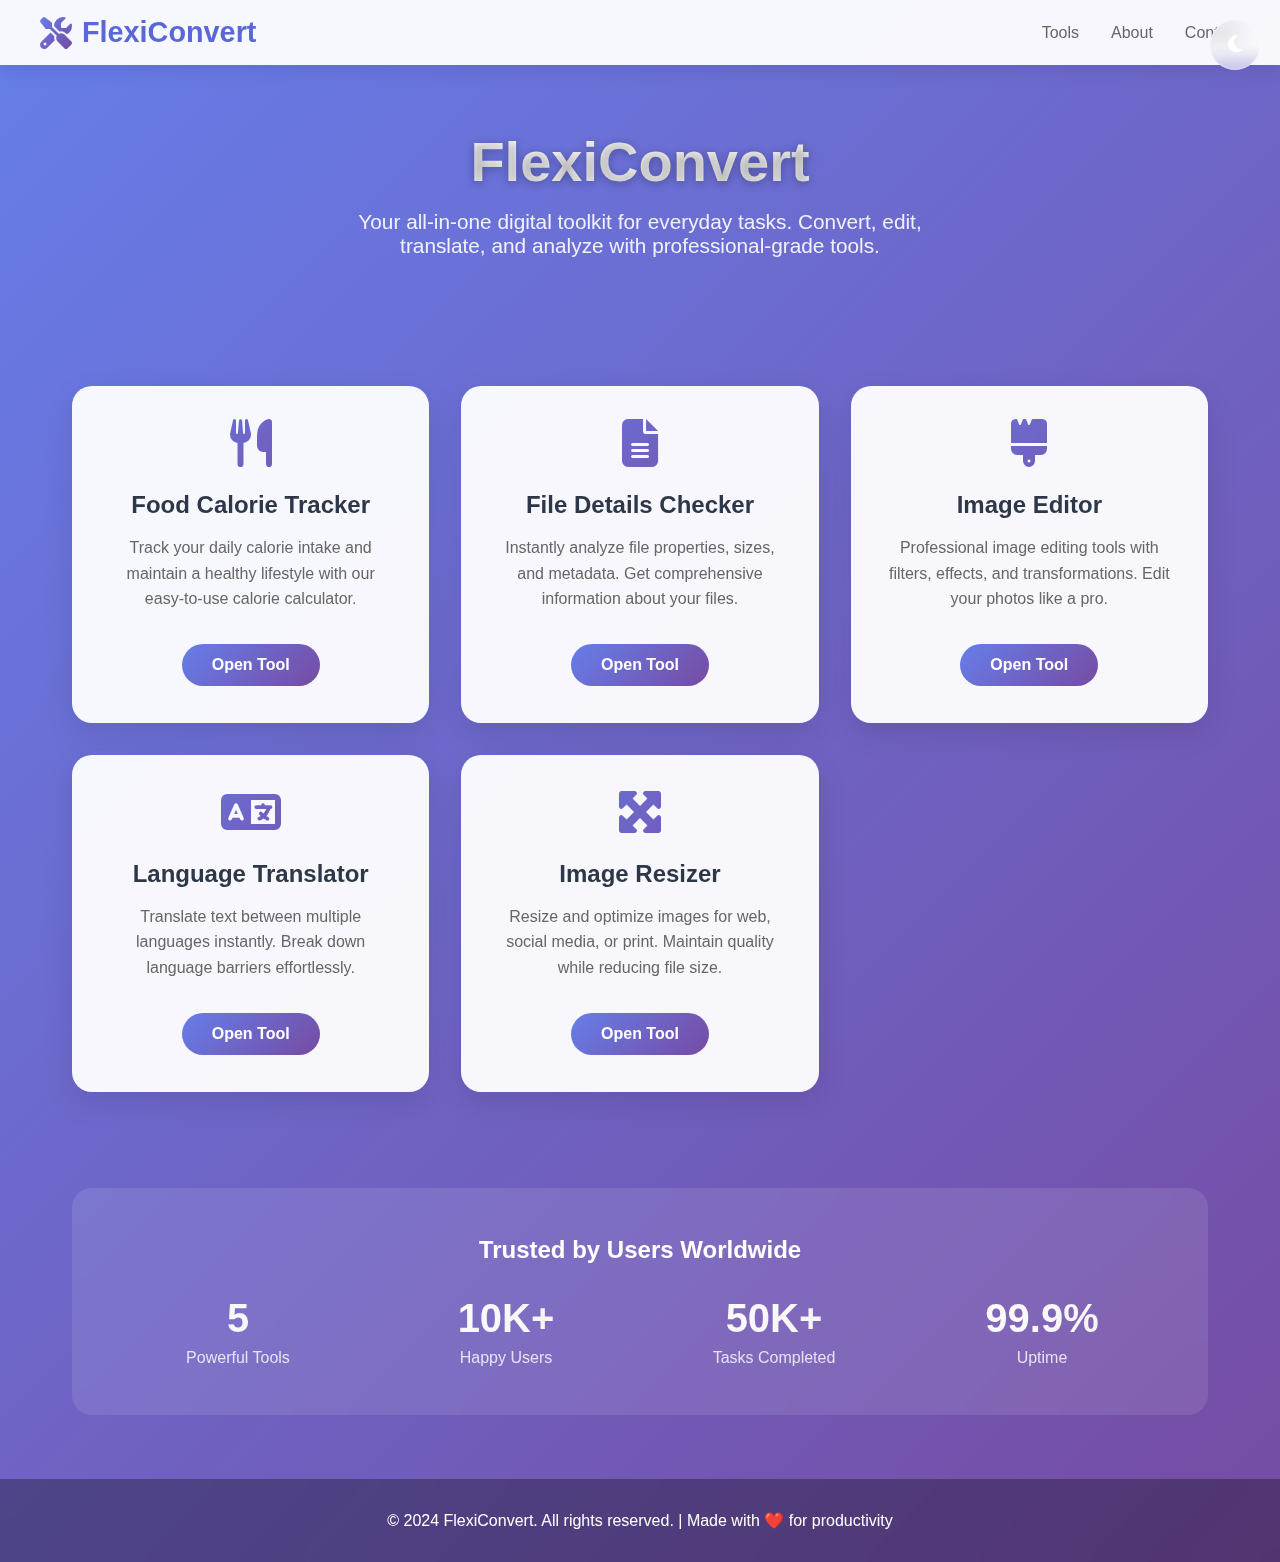
<file: index.html>
<!DOCTYPE html>
<html lang="en">
<head>
    <meta charset="UTF-8">
    <meta name="viewport" content="width=device-width, initial-scale=1.0">
    <title>FlexiConvert - All-in-One Tool Suite</title>
    <link rel="stylesheet" href="https://cdnjs.cloudflare.com/ajax/libs/font-awesome/6.4.0/css/all.min.css">
    <style>
        * {
            margin: 0;
            padding: 0;
            box-sizing: border-box;
        }

        body {
            font-family: 'Segoe UI', Tahoma, Geneva, Verdana, sans-serif;
            background: linear-gradient(135deg, #667eea 0%, #764ba2 100%);
            min-height: 100vh;
            color: #333;
        }

        .navbar {
            background: rgba(255, 255, 255, 0.95);
            backdrop-filter: blur(10px);
            padding: 1rem 2rem;
            box-shadow: 0 4px 20px rgba(0, 0, 0, 0.1);
            position: sticky;
            top: 0;
            z-index: 1000;
        }

        .nav-content {
            max-width: 1200px;
            margin: 0 auto;
            display: flex;
            justify-content: space-between;
            align-items: center;
        }

        .logo {
            display: flex;
            align-items: center;
            gap: 10px;
            font-size: 1.8rem;
            font-weight: bold;
            color: #5a67d8;
        }

        .logo i {
            font-size: 2rem;
            background: linear-gradient(135deg, #667eea, #764ba2);
            -webkit-background-clip: text;
            -webkit-text-fill-color: transparent;
        }

        .nav-links {
            display: flex;
            gap: 2rem;
            align-items: center;
        }

        .nav-link {
            color: #666;
            text-decoration: none;
            font-weight: 500;
            transition: color 0.3s ease;
            position: relative;
        }

        .nav-link:hover {
            color: #5a67d8;
        }

        .nav-link::after {
            content: '';
            position: absolute;
            bottom: -5px;
            left: 0;
            width: 0;
            height: 2px;
            background: linear-gradient(135deg, #667eea, #764ba2);
            transition: width 0.3s ease;
        }

        .nav-link:hover::after {
            width: 100%;
        }

        .hero {
            text-align: center;
            padding: 4rem 2rem;
            color: white;
        }

        .hero h1 {
            font-size: 3.5rem;
            margin-bottom: 1rem;
            background: linear-gradient(135deg, #fff, #f0f0f0);
            -webkit-background-clip: text;
            -webkit-text-fill-color: transparent;
            text-shadow: 0 2px 10px rgba(0, 0, 0, 0.3);
        }

        .hero p {
            font-size: 1.3rem;
            margin-bottom: 2rem;
            opacity: 0.9;
            max-width: 600px;
            margin-left: auto;
            margin-right: auto;
        }

        .container {
            max-width: 1200px;
            margin: 0 auto;
            padding: 0 2rem;
        }

        .tools-grid {
            display: grid;
            grid-template-columns: repeat(auto-fit, minmax(300px, 1fr));
            gap: 2rem;
            padding: 2rem 0;
            margin-bottom: 4rem;
        }

        .tool-card {
            background: rgba(255, 255, 255, 0.95);
            border-radius: 20px;
            padding: 2rem;
            text-align: center;
            box-shadow: 0 10px 30px rgba(0, 0, 0, 0.1);
            transition: all 0.4s cubic-bezier(0.4, 0, 0.2, 1);
            position: relative;
            overflow: hidden;
            backdrop-filter: blur(10px);
            border: 1px solid rgba(255, 255, 255, 0.2);
        }

        .tool-card::before {
            content: '';
            position: absolute;
            top: 0;
            left: 0;
            right: 0;
            height: 4px;
            background: linear-gradient(90deg, #667eea, #764ba2);
            transform: scaleX(0);
            transition: transform 0.4s ease;
        }

        .tool-card:hover::before {
            transform: scaleX(1);
        }

        .tool-card:hover {
            transform: translateY(-10px) scale(1.02);
            box-shadow: 0 20px 40px rgba(0, 0, 0, 0.15);
        }

        .tool-icon {
            font-size: 3rem;
            margin-bottom: 1.5rem;
            background: linear-gradient(135deg, #667eea, #764ba2);
            -webkit-background-clip: text;
            -webkit-text-fill-color: transparent;
            display: block;
        }

        .tool-card h3 {
            font-size: 1.5rem;
            margin-bottom: 1rem;
            color: #2d3748;
        }

        .tool-card p {
            color: #666;
            margin-bottom: 2rem;
            line-height: 1.6;
        }

        .tool-btn {
            background: linear-gradient(135deg, #667eea 0%, #764ba2 100%);
            color: white;
            border: none;
            padding: 12px 30px;
            border-radius: 50px;
            font-size: 1rem;
            font-weight: 600;
            cursor: pointer;
            transition: all 0.3s ease;
            position: relative;
            overflow: hidden;
            text-decoration: none;
            display: inline-block;
        }

        .tool-btn::before {
            content: '';
            position: absolute;
            top: 0;
            left: -100%;
            width: 100%;
            height: 100%;
            background: linear-gradient(90deg, transparent, rgba(255, 255, 255, 0.2), transparent);
            transition: left 0.5s;
        }

        .tool-btn:hover::before {
            left: 100%;
        }

        .tool-btn:hover {
            transform: translateY(-2px);
            box-shadow: 0 8px 20px rgba(102, 126, 234, 0.4);
        }

        .tool-btn:active {
            transform: translateY(0);
        }

        .stats-section {
            background: rgba(255, 255, 255, 0.1);
            backdrop-filter: blur(10px);
            border-radius: 20px;
            padding: 3rem;
            margin: 4rem 0;
            text-align: center;
            color: white;
        }

        .stats-grid {
            display: grid;
            grid-template-columns: repeat(auto-fit, minmax(200px, 1fr));
            gap: 2rem;
            margin-top: 2rem;
        }

        .stat-item {
            text-align: center;
        }

        .stat-number {
            font-size: 2.5rem;
            font-weight: bold;
            margin-bottom: 0.5rem;
            background: linear-gradient(135deg, #fff, #f0f0f0);
            -webkit-background-clip: text;
            -webkit-text-fill-color: transparent;
        }

        .stat-label {
            font-size: 1rem;
            opacity: 0.8;
        }

        .footer {
            background: rgba(0, 0, 0, 0.3);
            backdrop-filter: blur(10px);
            color: white;
            text-align: center;
            padding: 2rem;
            margin-top: 4rem;
        }

        .theme-toggle {
            position: fixed;
            top: 20px;
            right: 20px;
            width: 50px;
            height: 50px;
            border-radius: 50%;
            background: rgba(255, 255, 255, 0.2);
            backdrop-filter: blur(10px);
            border: 1px solid rgba(255, 255, 255, 0.3);
            color: white;
            cursor: pointer;
            display: flex;
            align-items: center;
            justify-content: center;
            font-size: 1.2rem;
            transition: all 0.3s ease;
            z-index: 1001;
        }

        .theme-toggle:hover {
            background: rgba(255, 255, 255, 0.3);
            transform: scale(1.1);
        }

        /* Dark theme */
        body.dark-theme {
            background: linear-gradient(135deg, #1a1a2e 0%, #16213e 100%);
        }

        body.dark-theme .navbar {
            background: rgba(26, 26, 46, 0.95);
            color: white;
        }

        body.dark-theme .nav-link {
            color: #e2e8f0;
        }

        body.dark-theme .tool-card {
            background: rgba(26, 26, 46, 0.8);
            color: white;
        }

        body.dark-theme .tool-card h3 {
            color: #e2e8f0;
        }

        body.dark-theme .tool-card p {
            color: #a0aec0;
        }

        /* Mobile responsive */
        @media (max-width: 768px) {
            .hero h1 {
                font-size: 2.5rem;
            }

            .hero p {
                font-size: 1.1rem;
            }

            .tools-grid {
                grid-template-columns: 1fr;
                gap: 1.5rem;
            }

            .nav-links {
                gap: 1rem;
            }

            .navbar {
                padding: 1rem;
            }

            .stats-grid {
                grid-template-columns: repeat(2, 1fr);
            }
        }

        /* Loading animation */
        .loading {
            position: relative;
            overflow: hidden;
        }

        .loading::after {
            content: '';
            position: absolute;
            top: 0;
            left: -100%;
            width: 100%;
            height: 100%;
            background: linear-gradient(90deg, transparent, rgba(255, 255, 255, 0.4), transparent);
            animation: loading 1.5s infinite;
        }

        @keyframes loading {
            0% { left: -100%; }
            100% { left: 100%; }
        }

        /* Entrance animations */
        .fade-in {
            opacity: 0;
            transform: translateY(30px);
            animation: fadeIn 0.8s ease forwards;
        }

        .fade-in:nth-child(1) { animation-delay: 0.1s; }
        .fade-in:nth-child(2) { animation-delay: 0.2s; }
        .fade-in:nth-child(3) { animation-delay: 0.3s; }
        .fade-in:nth-child(4) { animation-delay: 0.4s; }
        .fade-in:nth-child(5) { animation-delay: 0.5s; }

        @keyframes fadeIn {
            to {
                opacity: 1;
                transform: translateY(0);
            }
        }
    </style>
</head>
<body>
    <nav class="navbar">
        <div class="nav-content">
            <div class="logo">
                <i class="fas fa-tools"></i>
                FlexiConvert
            </div>
            <div class="nav-links">
                <a href="#tools" class="nav-link">Tools</a>
                <a href="#about" class="nav-link">About</a>
                <a href="#contact" class="nav-link">Contact</a>
            </div>
        </div>
    </nav>

    <button class="theme-toggle" id="themeToggle">
        <i class="fas fa-moon"></i>
    </button>

    <section class="hero">
        <div class="container">
            <h1>FlexiConvert</h1>
            <p>Your all-in-one digital toolkit for everyday tasks. Convert, edit, translate, and analyze with professional-grade tools.</p>
        </div>
    </section>

    <section class="container" id="tools">
        <div class="tools-grid">
            <div class="tool-card fade-in">
                <i class="fas fa-utensils tool-icon"></i>
                <h3>Food Calorie Tracker</h3>
                <p>Track your daily calorie intake and maintain a healthy lifestyle with our easy-to-use calorie calculator.</p>
                <a href="food-calorie-checker/index.html" class="tool-btn">Open Tool</a>
            </div>

            <div class="tool-card fade-in">
                <i class="fas fa-file-alt tool-icon"></i>
                <h3>File Details Checker</h3>
                <p>Instantly analyze file properties, sizes, and metadata. Get comprehensive information about your files.</p>
                <a href="file-details-checker/index.html" class="tool-btn">Open Tool</a>
            </div>

            <div class="tool-card fade-in">
                <i class="fas fa-brush tool-icon"></i>
                <h3>Image Editor</h3>
                <p>Professional image editing tools with filters, effects, and transformations. Edit your photos like a pro.</p>
                <a href="image-editor/index.html" class="tool-btn">Open Tool</a>
            </div>

            <div class="tool-card fade-in">
                <i class="fas fa-language tool-icon"></i>
                <h3>Language Translator</h3>
                <p>Translate text between multiple languages instantly. Break down language barriers effortlessly.</p>
                <a href="translator/index.html" class="tool-btn">Open Tool</a>
            </div>

            <div class="tool-card fade-in">
                <i class="fas fa-expand-arrows-alt tool-icon"></i>
                <h3>Image Resizer</h3>
                <p>Resize and optimize images for web, social media, or print. Maintain quality while reducing file size.</p>
                <a href="image-resizer/index.html" class="tool-btn">Open Tool</a>
            </div>
        </div>
    </section>

    <section class="container">
        <div class="stats-section">
            <h2>Trusted by Users Worldwide</h2>
            <div class="stats-grid">
                <div class="stat-item">
                    <div class="stat-number" id="toolsCount">5</div>
                    <div class="stat-label">Powerful Tools</div>
                </div>
                <div class="stat-item">
                    <div class="stat-number" id="usersCount">10K+</div>
                    <div class="stat-label">Happy Users</div>
                </div>
                <div class="stat-item">
                    <div class="stat-number" id="tasksCount">50K+</div>
                    <div class="stat-label">Tasks Completed</div>
                </div>
                <div class="stat-item">
                    <div class="stat-number" id="uptime">99.9%</div>
                    <div class="stat-label">Uptime</div>
                </div>
            </div>
        </div>
    </section>

    <footer class="footer">
        <div class="container">
            <p>&copy; 2024 FlexiConvert. All rights reserved. | Made with ❤️ for productivity</p>
        </div>
    </footer>

    <script>
        // Theme toggle functionality
        const themeToggle = document.getElementById('themeToggle');
        const body = document.body;
        const themeIcon = themeToggle.querySelector('i');

        // Check for saved theme
        const savedTheme = localStorage.getItem('theme');
        if (savedTheme) {
            body.classList.add(savedTheme);
            if (savedTheme === 'dark-theme') {
                themeIcon.classList.remove('fa-moon');
                themeIcon.classList.add('fa-sun');
            }
        }

        themeToggle.addEventListener('click', () => {
            body.classList.toggle('dark-theme');
            
            if (body.classList.contains('dark-theme')) {
                themeIcon.classList.remove('fa-moon');
                themeIcon.classList.add('fa-sun');
                localStorage.setItem('theme', 'dark-theme');
            } else {
                themeIcon.classList.remove('fa-sun');
                themeIcon.classList.add('fa-moon');
                localStorage.removeItem('theme');
            }
        });

        // Smooth scrolling for navigation links
        document.querySelectorAll('a[href^="#"]').forEach(anchor => {
            anchor.addEventListener('click', function (e) {
                e.preventDefault();
                const target = document.querySelector(this.getAttribute('href'));
                if (target) {
                    target.scrollIntoView({
                        behavior: 'smooth',
                        block: 'start'
                    });
                }
            });
        });

        // Tool button click effects
        document.querySelectorAll('.tool-btn').forEach(btn => {
            btn.addEventListener('click', function(e) {
                // Add loading effect
                this.classList.add('loading');
                
                // Create ripple effect
                const ripple = document.createElement('span');
                const rect = this.getBoundingClientRect();
                const size = Math.max(rect.width, rect.height);
                const x = e.clientX - rect.left - size / 2;
                const y = e.clientY - rect.top - size / 2;
                
                ripple.style.cssText = `
                    position: absolute;
                    width: ${size}px;
                    height: ${size}px;
                    left: ${x}px;
                    top: ${y}px;
                    background: rgba(255, 255, 255, 0.4);
                    border-radius: 50%;
                    transform: scale(0);
                    animation: ripple 0.6s linear;
                    pointer-events: none;
                `;
                
                this.appendChild(ripple);
                
                // Clean up
                setTimeout(() => {
                    ripple.remove();
                    this.classList.remove('loading');
                }, 600);
            });
        });

        // Add ripple animation CSS
        const style = document.createElement('style');
        style.textContent = `
            @keyframes ripple {
                to {
                    transform: scale(2);
                    opacity: 0;
                }
            }
            
            .tool-btn {
                position: relative;
                overflow: hidden;
            }
        `;
        document.head.appendChild(style);

        // Animated counters for stats
        function animateCounter(element, target, duration = 2000) {
            let start = 0;
            const increment = target / (duration / 16);
            
            const timer = setInterval(() => {
                start += increment;
                if (start >= target) {
                    element.textContent = typeof target === 'string' ? target : Math.floor(target);
                    clearInterval(timer);
                } else {
                    element.textContent = Math.floor(start);
                }
            }, 16);
        }

        // Intersection Observer for stats animation
        const statsObserver = new IntersectionObserver((entries) => {
            entries.forEach(entry => {
                if (entry.isIntersecting) {
                    const toolsElement = document.getElementById('toolsCount');
                    const usersElement = document.getElementById('usersCount');
                    const tasksElement = document.getElementById('tasksCount');
                    const uptimeElement = document.getElementById('uptime');
                    
                    animateCounter(toolsElement, 5);
                    setTimeout(() => animateCounter(usersElement, 10000), 200);
                    setTimeout(() => animateCounter(tasksElement, 50000), 400);
                    setTimeout(() => uptimeElement.textContent = '99.9%', 600);
                    
                    statsObserver.disconnect();
                }
            });
        });

        const statsSection = document.querySelector('.stats-section');
        if (statsSection) {
            statsObserver.observe(statsSection);
        }

        // Enhanced entrance animations
        const observerOptions = {
            threshold: 0.1,
            rootMargin: '0px 0px -50px 0px'
        };

        const observer = new IntersectionObserver((entries) => {
            entries.forEach(entry => {
                if (entry.isIntersecting) {
                    entry.target.style.opacity = '1';
                    entry.target.style.transform = 'translateY(0)';
                }
            });
        }, observerOptions);

        // Observe all fade-in elements
        document.querySelectorAll('.fade-in').forEach(el => {
            observer.observe(el);
        });

        // Keyboard navigation
        document.addEventListener('keydown', (e) => {
            if (e.key === 'Tab') {
                document.body.classList.add('keyboard-nav');
            }
        });

        document.addEventListener('mousedown', () => {
            document.body.classList.remove('keyboard-nav');
        });

        // Add focus styles for keyboard navigation
        const keyboardStyle = document.createElement('style');
        keyboardStyle.textContent = `
            .keyboard-nav .tool-btn:focus,
            .keyboard-nav .nav-link:focus,
            .keyboard-nav .theme-toggle:focus {
                outline: 2px solid #667eea;
                outline-offset: 2px;
            }
        `;
        document.head.appendChild(keyboardStyle);
    </script>
</body>
</html>
</file>
